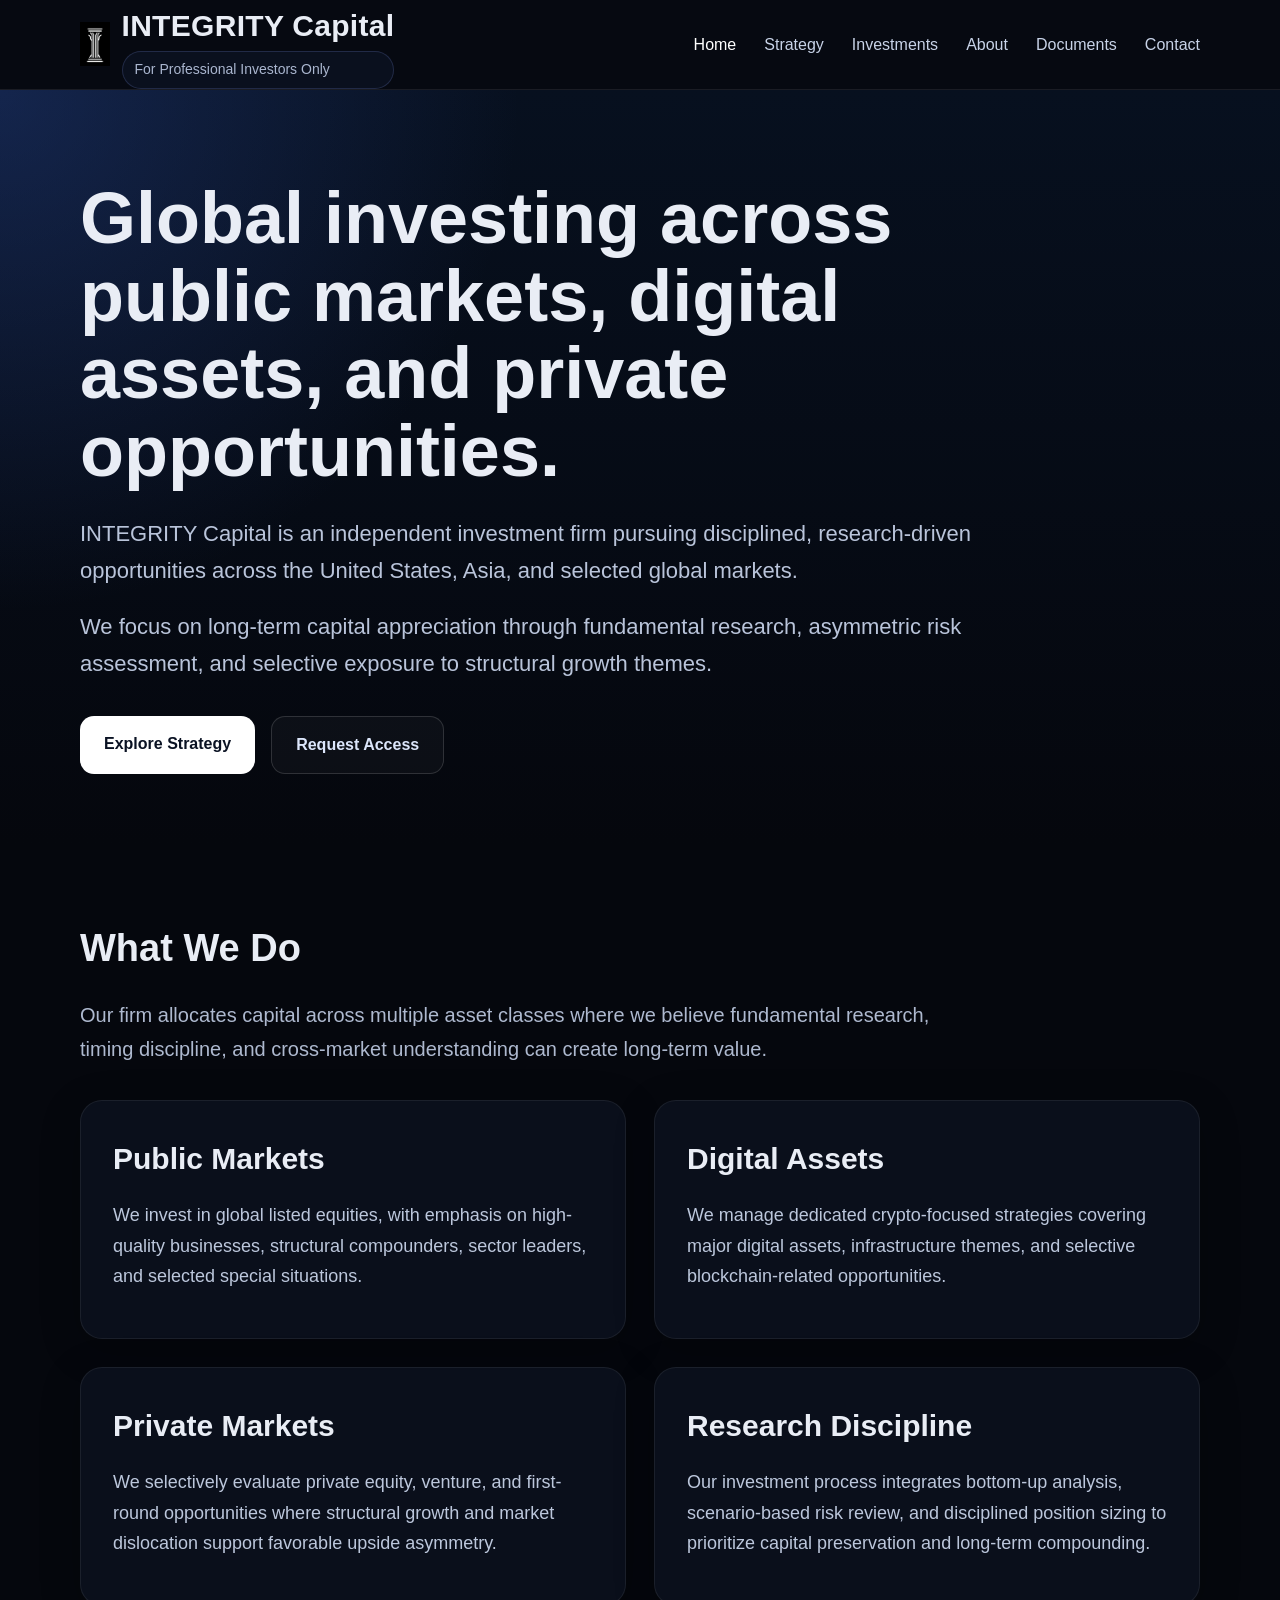
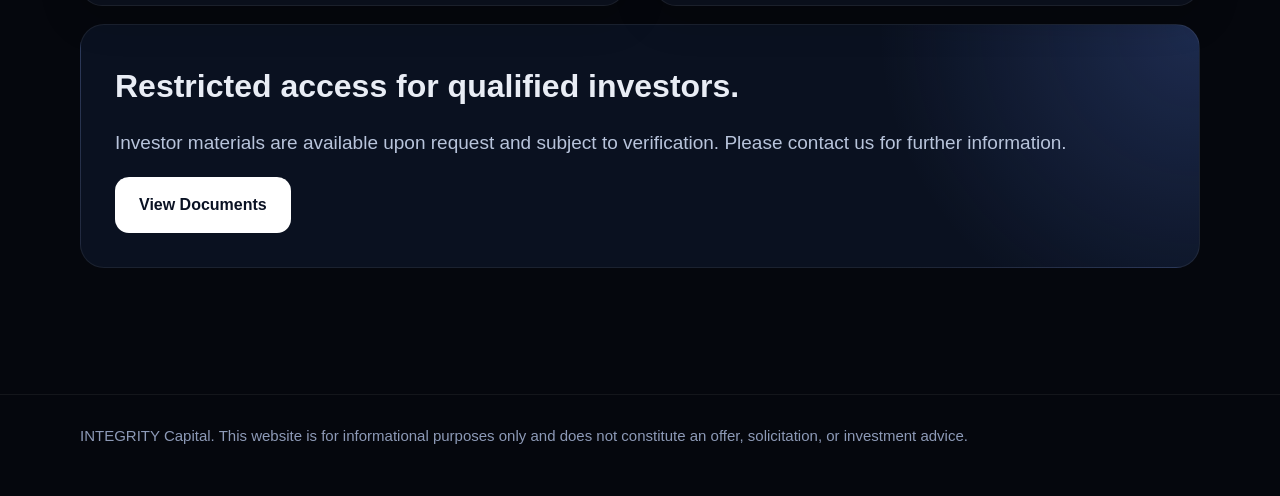
<file: index.html>
<!DOCTYPE html>
<html lang="en">
<head>
  <meta charset="UTF-8" />
  <meta name="viewport" content="width=device-width, initial-scale=1.0" />
  <title>INTEGRITY Capital | Official Website</title>
  <link rel="stylesheet" href="style.css" />
</head>
<body>
  <header class="site-header">
    <div class="container header-inner">
    <div class="brand">
      <img src="logo5.jpeg" alt="INTEGRITY Capital Logo" class="logo" />
      <div class="brand-text">
        <div class="brand-title">INTEGRITY Capital</div>
        <div class="brand-tag">For Professional Investors Only</div>
      </div>
    </div>
      <nav class="nav">
        <a href="index.html" class="active">Home</a>
        <a href="strategy.html">Strategy</a>
        <a href="investments.html">Investments</a>
        <a href="about.html">About</a>
        <a href="documents.html">Documents</a>
        <a href="contact.html">Contact</a>
      </nav>
    </div>
  </header>

  <main>
    <section class="hero">
      <div class="container">
        <h1>Global investing across public markets, digital assets, and private opportunities.</h1>
        <p>
          INTEGRITY Capital is an independent investment firm pursuing disciplined,
          research-driven opportunities across the United States, Asia, and selected global markets.
        </p>
        <p class="hero-sub">
          We focus on long-term capital appreciation through fundamental research,
          asymmetric risk assessment, and selective exposure to structural growth themes.
        </p>

        <div class="button-row">
          <a class="btn btn-primary" href="strategy.html">Explore Strategy</a>
          <a class="btn btn-secondary" href="contact.html">Request Access</a>
        </div>
      </div>
    </section>

    <section class="page-section">
      <div class="container">
        <h2 class="section-title">What We Do</h2>
        <p class="section-intro">
          Our firm allocates capital across multiple asset classes where we believe
          fundamental research, timing discipline, and cross-market understanding can create long-term value.
        </p>

        <div class="content-grid">
          <div class="card">
            <h3>Public Markets</h3>
            <p>
              We invest in global listed equities, with emphasis on high-quality businesses,
              structural compounders, sector leaders, and selected special situations.
            </p>
          </div>

          <div class="card">
            <h3>Digital Assets</h3>
            <p>
              We manage dedicated crypto-focused strategies covering major digital assets,
              infrastructure themes, and selective blockchain-related opportunities.
            </p>
          </div>

          <div class="card">
            <h3>Private Markets</h3>
            <p>
              We selectively evaluate private equity, venture, and first-round opportunities
              where structural growth and market dislocation support favorable upside asymmetry.
            </p>
          </div>

          <div class="card">
            <h3>Research Discipline</h3>
            <p>
              Our investment process integrates bottom-up analysis, scenario-based risk review,
              and disciplined position sizing to prioritize capital preservation and long-term compounding.
            </p>
          </div>
        </div>

        <div class="cta-banner">
          <h2>Restricted access for qualified investors.</h2>
          <p>
            Investor materials are available upon request and subject to verification.
            Please contact us for further information.
          </p>
          <a class="btn btn-primary" href="documents.html">View Documents</a>
        </div>
      </div>
    </section>
  </main>

  <footer class="site-footer">
    <div class="container">
      INTEGRITY Capital. This website is for informational purposes only and does not constitute an offer,
      solicitation, or investment advice.
    </div>
  </footer>
</body>
</html>
</file>
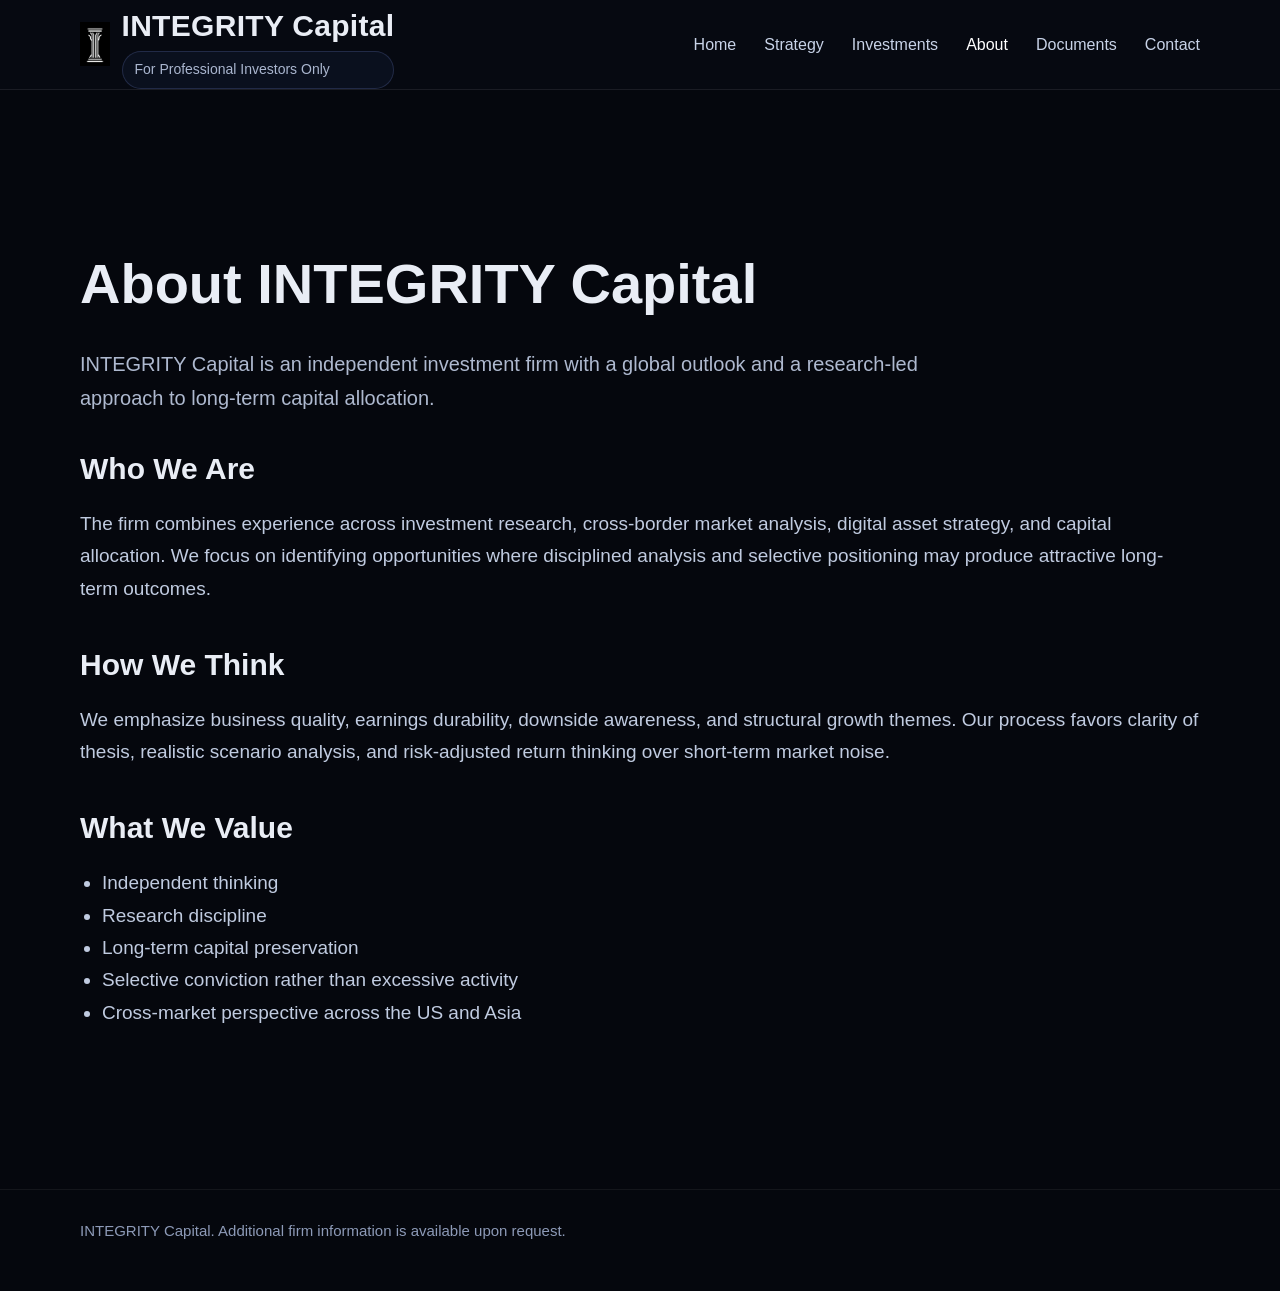
<file: about.html>
<!DOCTYPE html>
<html lang="en">
<head>
  <meta charset="UTF-8" />
  <meta name="viewport" content="width=device-width, initial-scale=1.0" />
  <title>About | INTEGRITY Capital</title>
  <link rel="stylesheet" href="style.css" />
</head>
<body>
  <header class="site-header">
    <div class="container header-inner">
      <div class="brand">
      <img src="logo5.jpeg" alt="INTEGRITY Capital Logo" class="logo" />
        <div class="brand-text">
        <div class="brand-title">INTEGRITY Capital</div>
      <div class="brand-tag">For Professional Investors Only</div>
    </div>
  </div>
      <nav class="nav">
        <a href="index.html">Home</a>
        <a href="strategy.html">Strategy</a>
        <a href="investments.html">Investments</a>
        <a href="about.html" class="active">About</a>
        <a href="documents.html">Documents</a>
        <a href="contact.html">Contact</a>
      </nav>
    </div>
  </header>

  <main class="page-section">
    <div class="container">
      <div class="page-head">
        <h1>About INTEGRITY Capital</h1>
        <p>
          INTEGRITY Capital is an independent investment firm with a global outlook
          and a research-led approach to long-term capital allocation.
        </p>
      </div>

      <div class="simple-block">
        <h2>Who We Are</h2>
        <p>
          The firm combines experience across investment research, cross-border market analysis,
          digital asset strategy, and capital allocation. We focus on identifying opportunities
          where disciplined analysis and selective positioning may produce attractive long-term outcomes.
        </p>
      </div>

      <div class="simple-block">
        <h2>How We Think</h2>
        <p>
          We emphasize business quality, earnings durability, downside awareness, and structural growth themes.
          Our process favors clarity of thesis, realistic scenario analysis, and risk-adjusted return thinking
          over short-term market noise.
        </p>
      </div>

      <div class="simple-block">
        <h2>What We Value</h2>
        <ul>
          <li>Independent thinking</li>
          <li>Research discipline</li>
          <li>Long-term capital preservation</li>
          <li>Selective conviction rather than excessive activity</li>
          <li>Cross-market perspective across the US and Asia</li>
        </ul>
      </div>
    </div>
  </main>

  <footer class="site-footer">
    <div class="container">
      INTEGRITY Capital. Additional firm information is available upon request.
    </div>
  </footer>
</body>
</html>
</file>
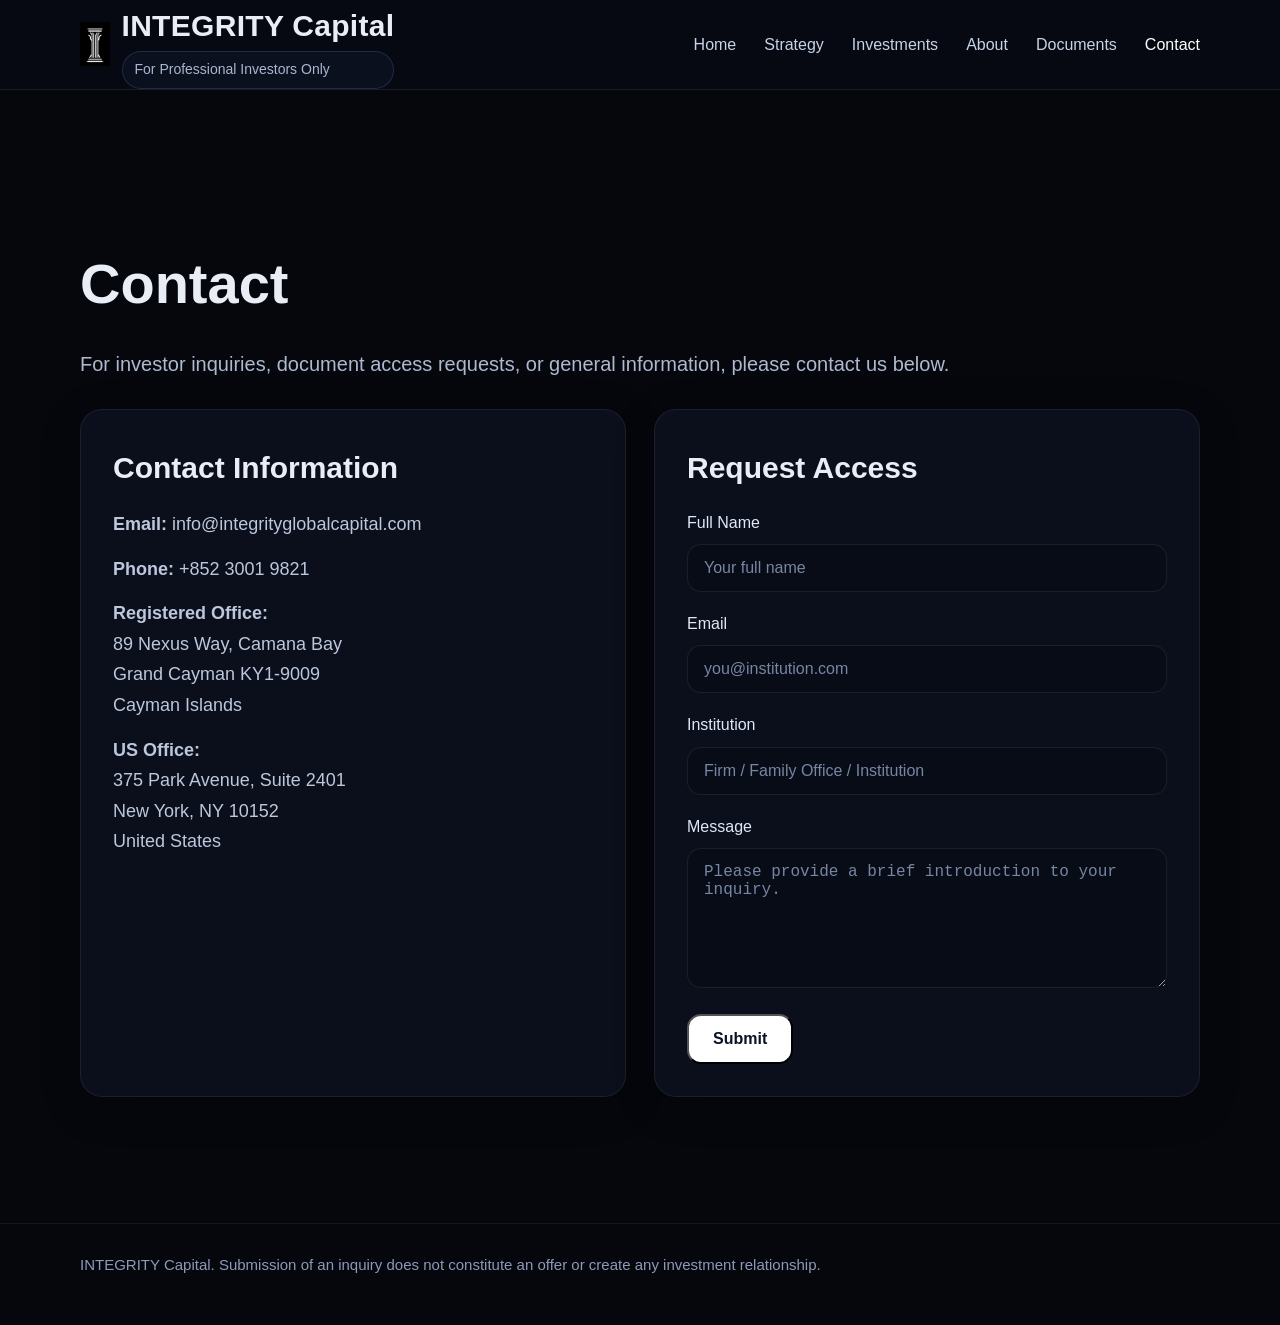
<file: contact.html>
<!DOCTYPE html>
<html lang="en">
<head>
  <meta charset="UTF-8" />
  <meta name="viewport" content="width=device-width, initial-scale=1.0" />
  <title>Contact | INTEGRITY Capital</title>
  <link rel="stylesheet" href="style.css" />
</head>
<body>
  <header class="site-header">
    <div class="container header-inner">
    <div class="brand">
      <img src="logo5.jpeg" alt="INTEGRITY Capital Logo" class="logo" />
      <div class="brand-text">
        <div class="brand-title">INTEGRITY Capital</div>
        <div class="brand-tag">For Professional Investors Only</div>
      </div>
    </div>
      <nav class="nav">
        <a href="index.html">Home</a>
        <a href="strategy.html">Strategy</a>
        <a href="investments.html">Investments</a>
        <a href="about.html">About</a>
        <a href="documents.html">Documents</a>
        <a href="contact.html" class="active">Contact</a>
      </nav>
    </div>
  </header>

  <main class="page-section">
    <div class="container">
      <div class="page-head">
        <h1>Contact</h1>
        <p>
          For investor inquiries, document access requests, or general information, please contact us below.
        </p>
      </div>

      <div class="content-grid">
        <div class="card">
          <h3>Contact Information</h3>

          <p><strong>Email:</strong> info@integrityglobalcapital.com</p>
          <p><strong>Phone:</strong> +852 3001 9821</p>

          <p><strong>Registered Office:</strong><br>
            89 Nexus Way, Camana Bay<br>
            Grand Cayman KY1-9009<br>
            Cayman Islands
          </p>

          <p><strong>US Office:</strong><br>
            375 Park Avenue, Suite 2401<br>
            New York, NY 10152<br>
            United States
          </p>

        </div>

        <div class="card form-box">
          <h3>Request Access</h3>
          <form>
            <div class="form-group">
              <label for="name">Full Name</label>
              <input id="name" type="text" placeholder="Your full name" />
            </div>

            <div class="form-group">
              <label for="email">Email</label>
              <input id="email" type="email" placeholder="you@institution.com" />
            </div>

            <div class="form-group">
              <label for="institution">Institution</label>
              <input id="institution" type="text" placeholder="Firm / Family Office / Institution" />
            </div>

            <div class="form-group">
              <label for="message">Message</label>
              <textarea id="message" placeholder="Please provide a brief introduction to your inquiry."></textarea>
            </div>

            <button type="submit" class="btn btn-primary">Submit</button>
          </form>
        </div>
      </div>
    </div>
  </main>

  <footer class="site-footer">
    <div class="container">
      INTEGRITY Capital. Submission of an inquiry does not constitute an offer or create any investment relationship.
    </div>
  </footer>
</body>
</html>
</file>
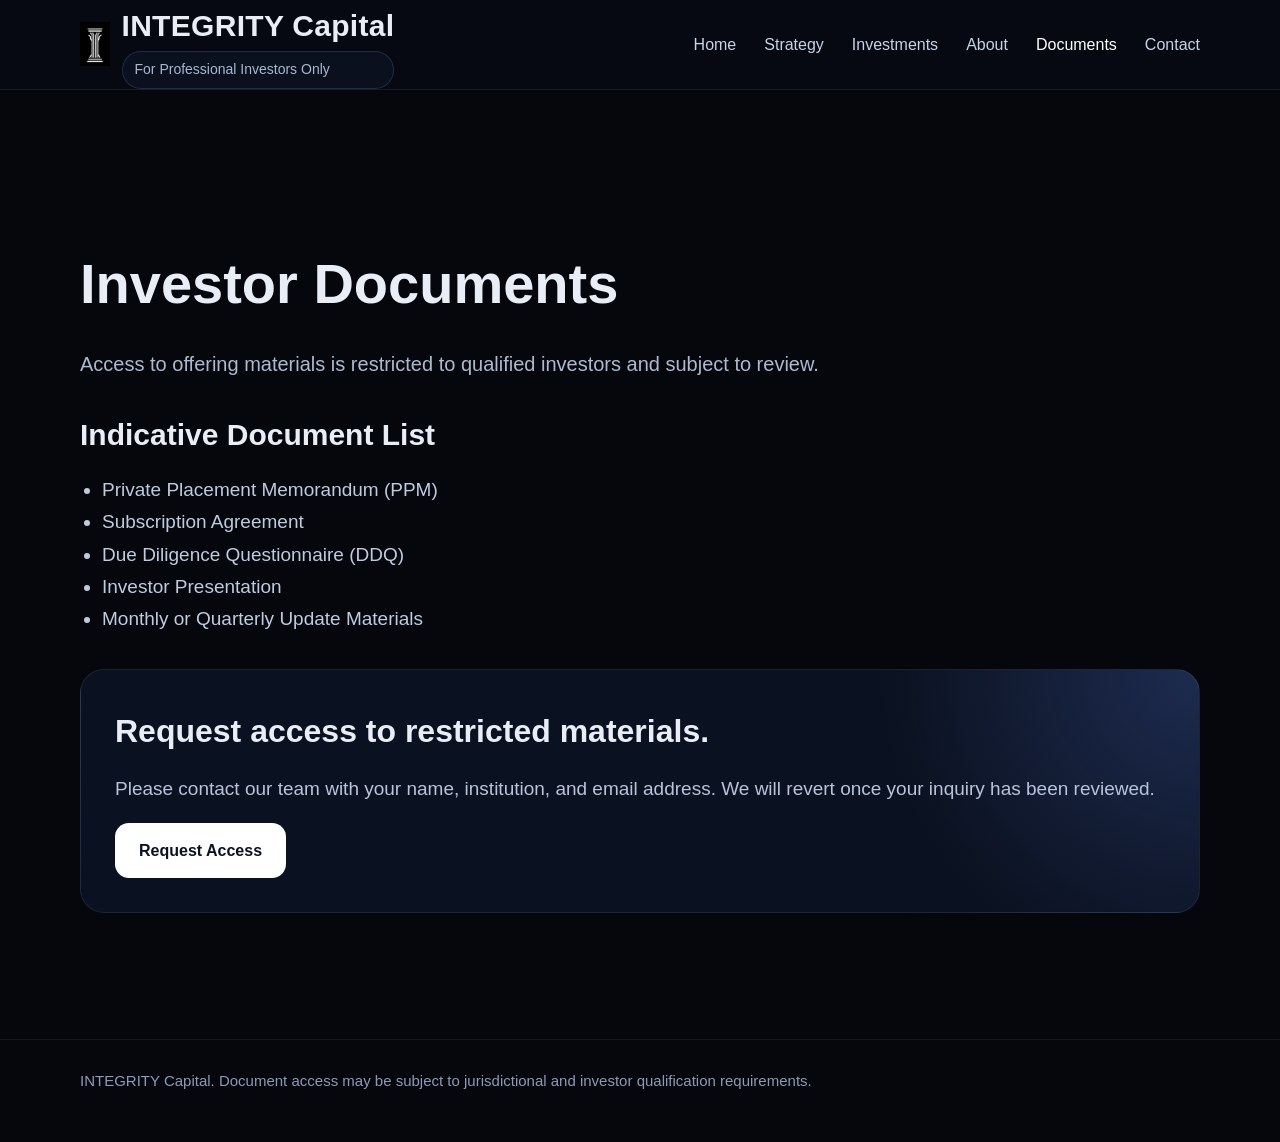
<file: documents.html>
<!DOCTYPE html>
<html lang="en">
<head>
  <meta charset="UTF-8" />
  <meta name="viewport" content="width=device-width, initial-scale=1.0" />
  <title>Documents | INTEGRITY Capital</title>
  <link rel="stylesheet" href="style.css" />
</head>
<body>
  <header class="site-header">
    <div class="container header-inner">
    <div class="brand">
      <img src="logo5.jpeg" alt="INTEGRITY Capital Logo" class="logo" />
      <div class="brand-text">
        <div class="brand-title">INTEGRITY Capital</div>
        <div class="brand-tag">For Professional Investors Only</div>
      </div>
    </div>
      <nav class="nav">
        <a href="index.html">Home</a>
        <a href="strategy.html">Strategy</a>
        <a href="investments.html">Investments</a>
        <a href="about.html">About</a>
        <a href="documents.html" class="active">Documents</a>
        <a href="contact.html">Contact</a>
      </nav>
    </div>
  </header>

  <main class="page-section">
    <div class="container">
      <div class="page-head">
        <h1>Investor Documents</h1>
        <p>
          Access to offering materials is restricted to qualified investors and subject to review.
        </p>
      </div>

      <div class="simple-block">
        <h2>Indicative Document List</h2>
        <ul>
          <li>Private Placement Memorandum (PPM)</li>
          <li>Subscription Agreement</li>
          <li>Due Diligence Questionnaire (DDQ)</li>
          <li>Investor Presentation</li>
          <li>Monthly or Quarterly Update Materials</li>
        </ul>
      </div>

      <div class="cta-banner">
        <h2>Request access to restricted materials.</h2>
        <p>
          Please contact our team with your name, institution, and email address.
          We will revert once your inquiry has been reviewed.
        </p>
        <a class="btn btn-primary" href="contact.html">Request Access</a>
      </div>
    </div>
  </main>

  <footer class="site-footer">
    <div class="container">
      INTEGRITY Capital. Document access may be subject to jurisdictional and investor qualification requirements.
    </div>
  </footer>
</body>
</html>
</file>
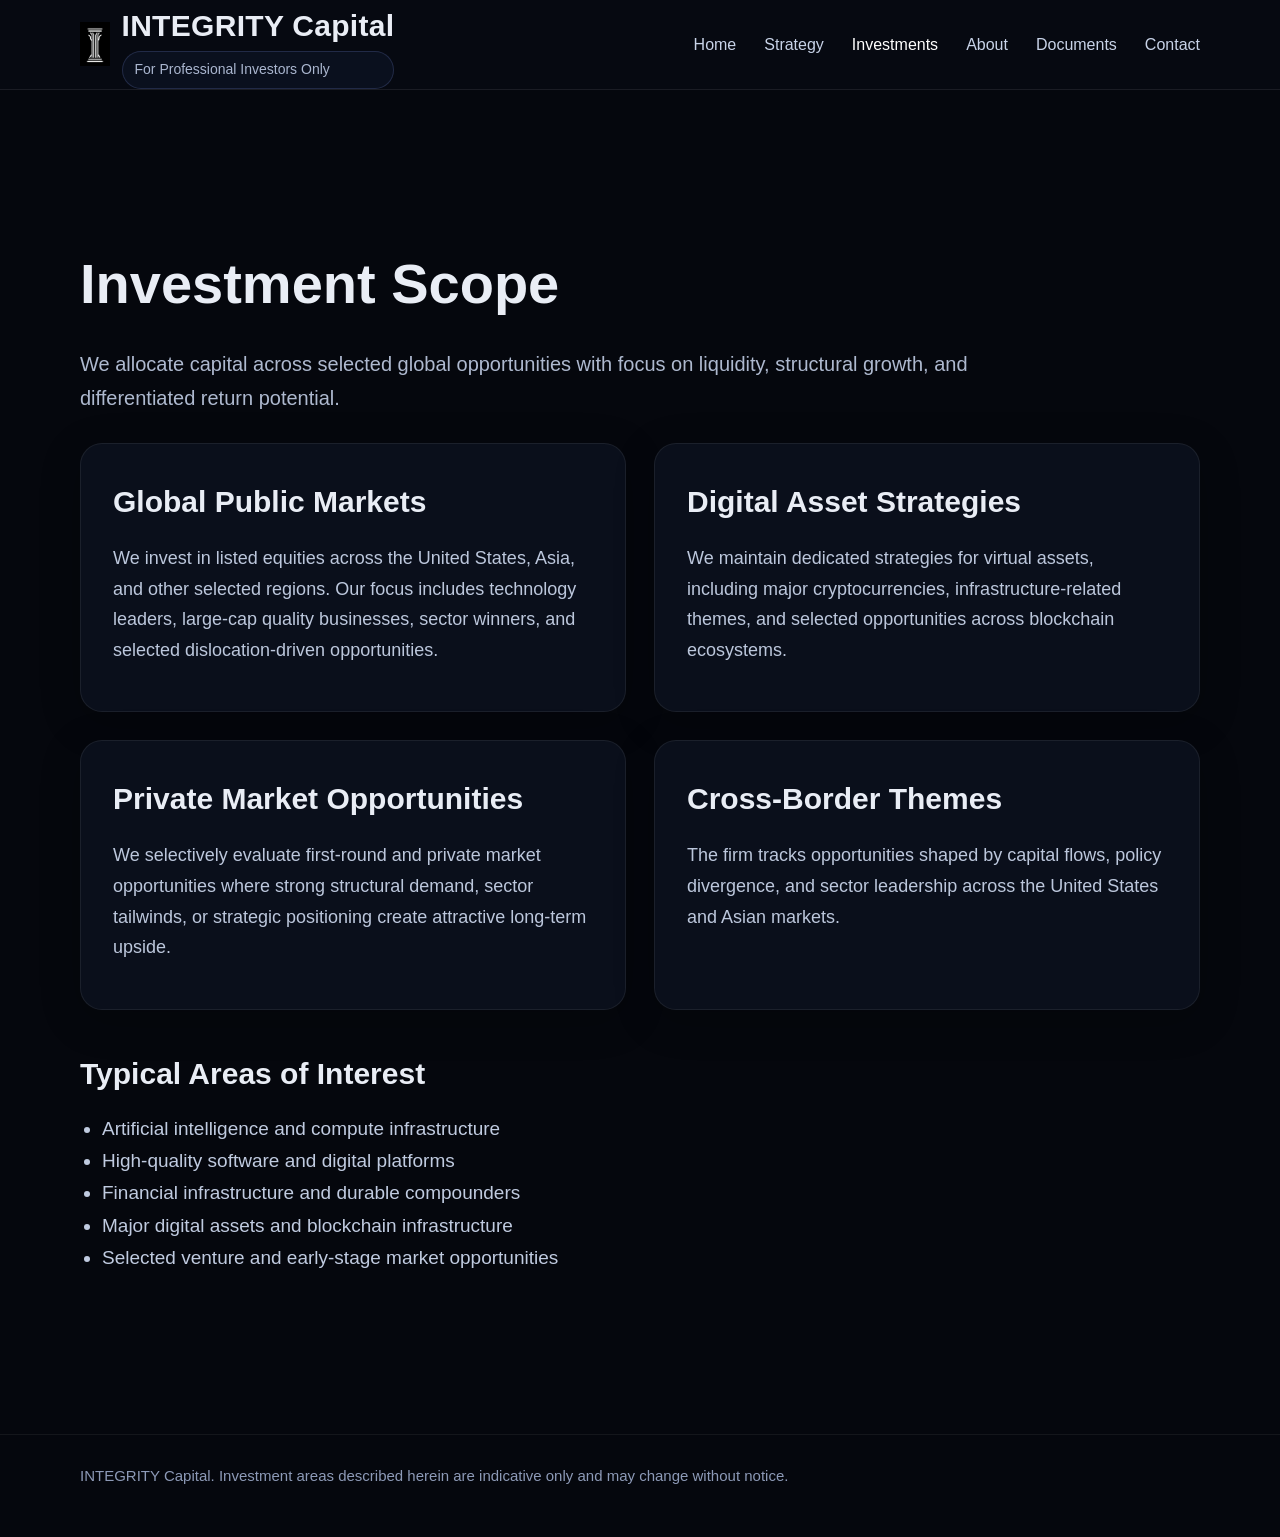
<file: investments.html>
<!DOCTYPE html>
<html lang="en">
<head>
  <meta charset="UTF-8" />
  <meta name="viewport" content="width=device-width, initial-scale=1.0" />
  <title>Investments | INTEGRITY Capital</title>
  <link rel="stylesheet" href="style.css" />
</head>
<body>
  <header class="site-header">
    <div class="container header-inner">
    <div class="brand">
      <img src="logo5.jpeg" alt="INTEGRITY Capital Logo" class="logo" />
      <div class="brand-text">
         <div class="brand-title">INTEGRITY Capital</div>
         <div class="brand-tag">For Professional Investors Only</div>
      </div>
    </div>
      <nav class="nav">
        <a href="index.html">Home</a>
        <a href="strategy.html">Strategy</a>
        <a href="investments.html" class="active">Investments</a>
        <a href="about.html">About</a>
        <a href="documents.html">Documents</a>
        <a href="contact.html">Contact</a>
      </nav>
    </div>
  </header>

  <main class="page-section">
    <div class="container">
      <div class="page-head">
        <h1>Investment Scope</h1>
        <p>
          We allocate capital across selected global opportunities with focus on liquidity,
          structural growth, and differentiated return potential.
        </p>
      </div>

      <div class="content-grid">
        <div class="card">
          <h3>Global Public Markets</h3>
          <p>
            We invest in listed equities across the United States, Asia, and other selected regions.
            Our focus includes technology leaders, large-cap quality businesses, sector winners,
            and selected dislocation-driven opportunities.
          </p>
        </div>

        <div class="card">
          <h3>Digital Asset Strategies</h3>
          <p>
            We maintain dedicated strategies for virtual assets, including major cryptocurrencies,
            infrastructure-related themes, and selected opportunities across blockchain ecosystems.
          </p>
        </div>

        <div class="card">
          <h3>Private Market Opportunities</h3>
          <p>
            We selectively evaluate first-round and private market opportunities where strong structural demand,
            sector tailwinds, or strategic positioning create attractive long-term upside.
          </p>
        </div>

        <div class="card">
          <h3>Cross-Border Themes</h3>
          <p>
            The firm tracks opportunities shaped by capital flows, policy divergence,
            and sector leadership across the United States and Asian markets.
          </p>
        </div>
      </div>

      <div class="simple-block" style="margin-top: 38px;">
        <h2>Typical Areas of Interest</h2>
        <ul>
          <li>Artificial intelligence and compute infrastructure</li>
          <li>High-quality software and digital platforms</li>
          <li>Financial infrastructure and durable compounders</li>
          <li>Major digital assets and blockchain infrastructure</li>
          <li>Selected venture and early-stage market opportunities</li>
        </ul>
      </div>
    </div>
  </main>

  <footer class="site-footer">
    <div class="container">
      INTEGRITY Capital. Investment areas described herein are indicative only and may change without notice.
    </div>
  </footer>
</body>
</html>
</file>
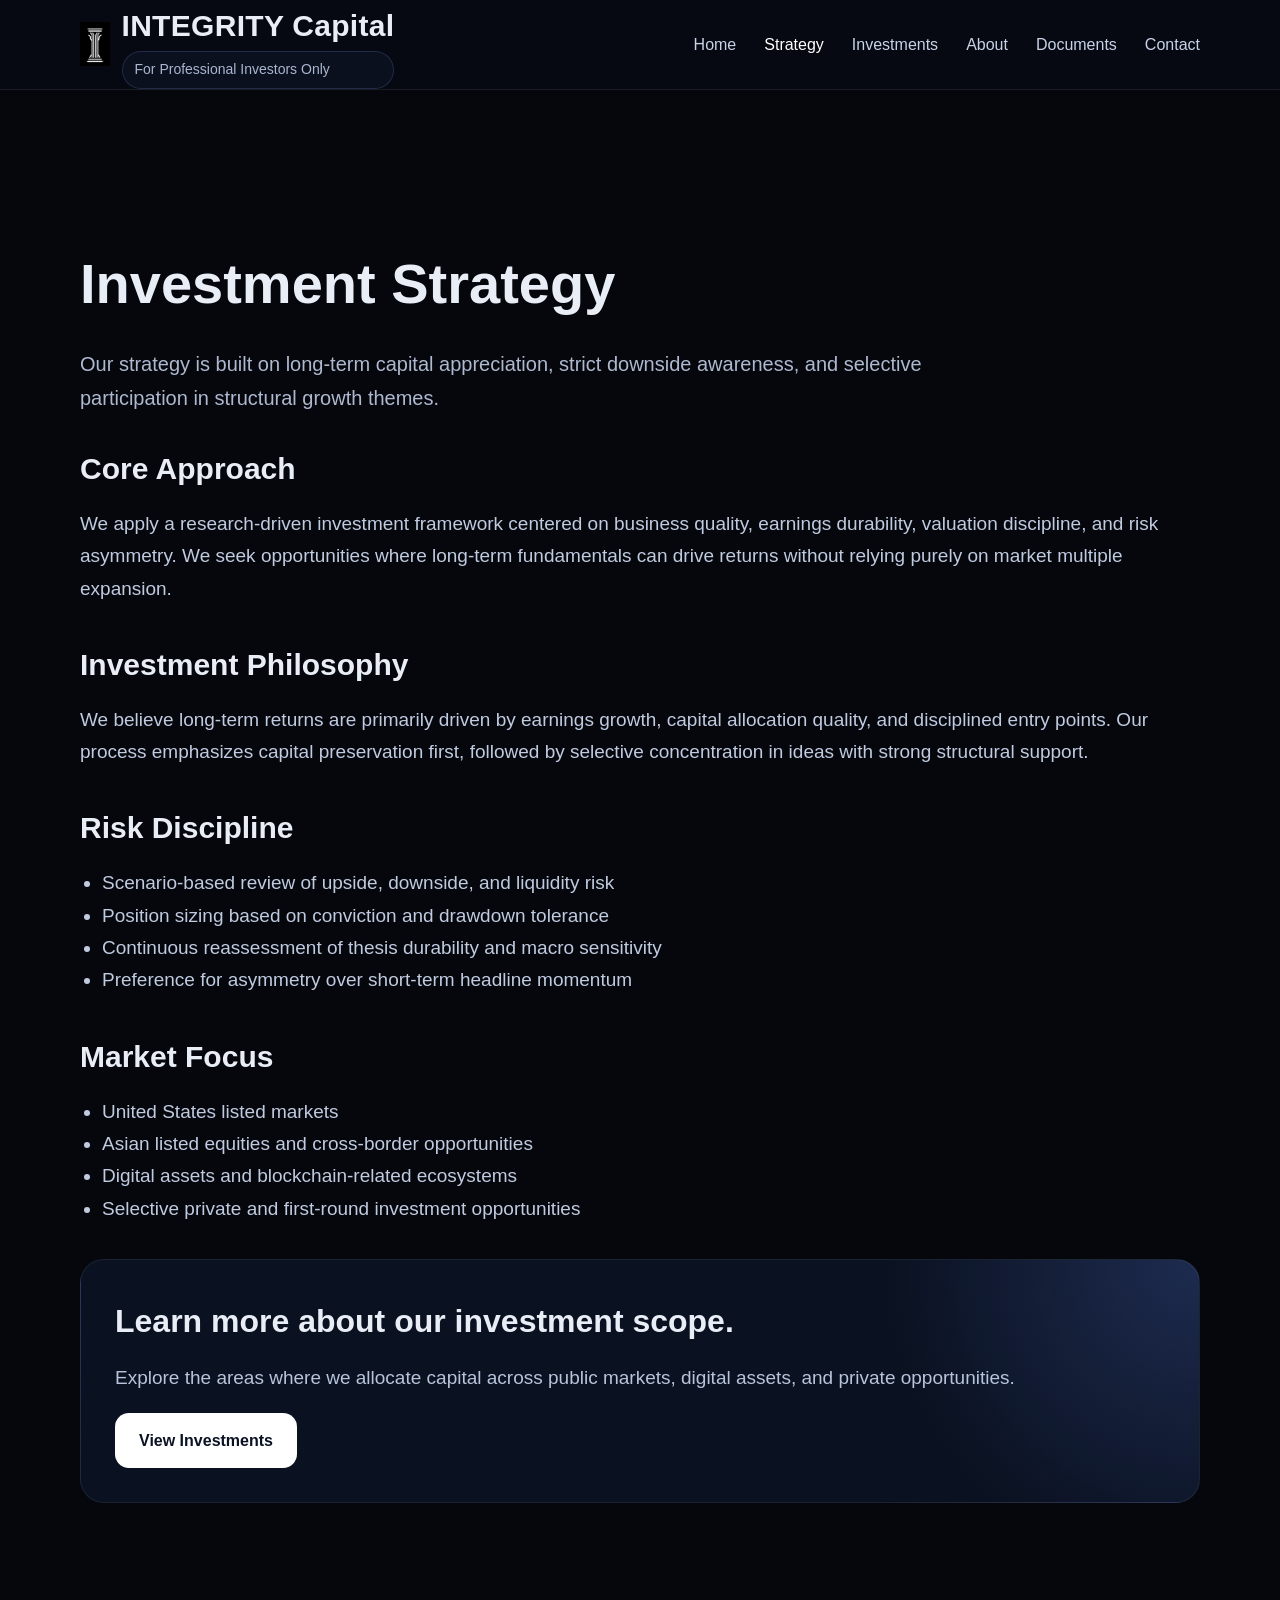
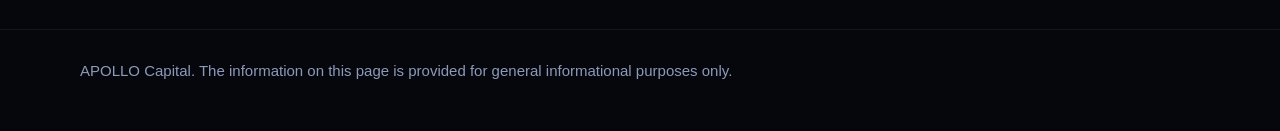
<file: strategy.html>
<!DOCTYPE html>
<html lang="en">
<head>
  <meta charset="UTF-8" />
  <meta name="viewport" content="width=device-width, initial-scale=1.0" />
  <title>Strategy | INTEGRITY Capital</title>
  <link rel="stylesheet" href="style.css" />
</head>
<body>
  <header class="site-header">
    <div class="container header-inner">
    <div class="brand">
      <img src="logo5.jpeg" alt="INTEGRITY Capital Logo" class="logo" />
      <div class="brand-text">
        <div class="brand-title">INTEGRITY Capital</div>
        <div class="brand-tag">For Professional Investors Only</div>
      </div>
    </div>
      <nav class="nav">
        <a href="index.html">Home</a>
        <a href="strategy.html" class="active">Strategy</a>
        <a href="investments.html">Investments</a>
        <a href="about.html">About</a>
        <a href="documents.html">Documents</a>
        <a href="contact.html">Contact</a>
      </nav>
    </div>
  </header>

  <main class="page-section">
    <div class="container">
      <div class="page-head">
        <h1>Investment Strategy</h1>
        <p>
          Our strategy is built on long-term capital appreciation, strict downside awareness,
          and selective participation in structural growth themes.
        </p>
      </div>

      <div class="simple-block">
        <h2>Core Approach</h2>
        <p>
          We apply a research-driven investment framework centered on business quality,
          earnings durability, valuation discipline, and risk asymmetry. We seek opportunities
          where long-term fundamentals can drive returns without relying purely on market multiple expansion.
        </p>
      </div>

      <div class="simple-block">
        <h2>Investment Philosophy</h2>
        <p>
          We believe long-term returns are primarily driven by earnings growth, capital allocation quality,
          and disciplined entry points. Our process emphasizes capital preservation first,
          followed by selective concentration in ideas with strong structural support.
        </p>
      </div>

      <div class="simple-block">
        <h2>Risk Discipline</h2>
        <ul>
          <li>Scenario-based review of upside, downside, and liquidity risk</li>
          <li>Position sizing based on conviction and drawdown tolerance</li>
          <li>Continuous reassessment of thesis durability and macro sensitivity</li>
          <li>Preference for asymmetry over short-term headline momentum</li>
        </ul>
      </div>

      <div class="simple-block">
        <h2>Market Focus</h2>
        <ul>
          <li>United States listed markets</li>
          <li>Asian listed equities and cross-border opportunities</li>
          <li>Digital assets and blockchain-related ecosystems</li>
          <li>Selective private and first-round investment opportunities</li>
        </ul>
      </div>

      <div class="cta-banner">
        <h2>Learn more about our investment scope.</h2>
        <p>
          Explore the areas where we allocate capital across public markets, digital assets, and private opportunities.
        </p>
        <a class="btn btn-primary" href="investments.html">View Investments</a>
      </div>
    </div>
  </main>

  <footer class="site-footer">
    <div class="container">
      APOLLO Capital. The information on this page is provided for general informational purposes only.
    </div>
  </footer>
</body>
</html>
</file>
<file: style.css>
* {
  margin: 0;
  padding: 0;
  box-sizing: border-box;
}

html {
  scroll-behavior: smooth;
}

body {
  font-family: "Segoe UI", Arial, sans-serif;
  background: #05070d;
  color: #e9edf5;
  line-height: 1.7;
}

a {
  color: inherit;
  text-decoration: none;
}

.container {
  width: min(1120px, 92%);
  margin: 0 auto;
}

.site-header {
  position: sticky;
  top: 0;
  z-index: 1000;
  background: rgba(7, 10, 18, 0.95);
  border-bottom: 1px solid rgba(255, 255, 255, 0.08);
  backdrop-filter: blur(12px);
}

.header-inner {
  min-height: 82px;
  display: flex;
  align-items: center;
  justify-content: space-between;
  gap: 24px;
}

.brand {
  display: flex;
  align-items: center;
  gap: 12px;
  flex-wrap: nowrap;
}

.logo {
  height: 44px;
  width: auto;
  display: block;
  object-fit: contain;
}

.brand-text {
  display: flex;
  flex-direction: column;
  justify-content: center;
}

.brand-title {
  font-size: 30px;
  font-weight: 700;
  letter-spacing: 0.3px;
}

.brand-tag {
  font-size: 14px;
  color: #aab6cf;
  padding: 6px 12px;
  border: 1px solid rgba(140, 165, 255, 0.18);
  border-radius: 999px;
  background: rgba(30, 46, 88, 0.2);
}

.nav {
  display: flex;
  align-items: center;
  gap: 28px;
  flex-wrap: wrap;
}

.nav a {
  font-size: 16px;
  color: #c8d3e8;
  transition: color 0.2s ease;
}

.nav a:hover,
.nav a.active {
  color: #ffffff;
}

.hero {
  padding: 90px 0 70px;
  background:
    radial-gradient(circle at top left, rgba(36, 63, 133, 0.45), transparent 35%),
    linear-gradient(180deg, #07101f 0%, #05070d 100%);
}

.hero h1 {
  font-size: clamp(40px, 6vw, 72px);
  line-height: 1.08;
  margin-bottom: 24px;
  max-width: 900px;
}

.hero p {
  font-size: 22px;
  color: #b9c4da;
  max-width: 920px;
  margin-bottom: 18px;
}

.hero-sub {
  font-size: 18px;
  color: #97a5c3;
  max-width: 900px;
}

.button-row {
  display: flex;
  flex-wrap: wrap;
  gap: 16px;
  margin-top: 34px;
}

.btn {
  display: inline-block;
  padding: 14px 24px;
  border-radius: 14px;
  font-weight: 600;
  font-size: 16px;
  transition: all 0.2s ease;
}

.btn-primary {
  background: #ffffff;
  color: #0a1223;
}

.btn-primary:hover {
  transform: translateY(-1px);
  background: #eef3ff;
}

.btn-secondary {
  border: 1px solid rgba(255, 255, 255, 0.14);
  color: #dce6fb;
  background: rgba(255, 255, 255, 0.03);
}

.btn-secondary:hover {
  transform: translateY(-1px);
  background: rgba(255, 255, 255, 0.07);
}

.page-section {
  padding: 72px 0;
}

.page-head {
  padding: 74px 0 28px;
}

.page-head h1 {
  font-size: clamp(34px, 5vw, 56px);
  margin-bottom: 16px;
}

.page-head p {
  font-size: 20px;
  color: #aeb9cf;
  max-width: 900px;
}

.content-grid {
  display: grid;
  grid-template-columns: 1fr 1fr;
  gap: 28px;
}

.card {
  background: #0a0f1b;
  border: 1px solid rgba(255, 255, 255, 0.07);
  border-radius: 22px;
  padding: 32px;
  box-shadow: 0 10px 40px rgba(0, 0, 0, 0.22);
}

.card h2,
.card h3 {
  margin-bottom: 16px;
  font-size: 30px;
}

.card p {
  color: #bcc7dc;
  font-size: 18px;
  margin-bottom: 14px;
}

.card ul {
  padding-left: 22px;
  color: #dbe4f6;
}

.card li {
  margin-bottom: 10px;
  font-size: 18px;
  color: #dbe4f6;
}

.section-title {
  font-size: 38px;
  margin-bottom: 18px;
}

.section-intro {
  font-size: 20px;
  color: #aeb9cf;
  max-width: 850px;
  margin-bottom: 34px;
}

.simple-block {
  margin-bottom: 34px;
}

.simple-block h2 {
  font-size: 30px;
  margin-bottom: 14px;
}

.simple-block p,
.simple-block li {
  font-size: 19px;
  color: #c0cbe0;
}

.simple-block ul {
  padding-left: 22px;
}

.cta-banner {
  margin-top: 18px;
  padding: 34px;
  border-radius: 24px;
  background:
    radial-gradient(circle at top right, rgba(79, 111, 201, 0.28), transparent 28%),
    #0a1120;
  border: 1px solid rgba(255, 255, 255, 0.07);
}

.cta-banner h2 {
  font-size: 32px;
  margin-bottom: 14px;
}

.cta-banner p {
  font-size: 19px;
  color: #b8c4db;
  margin-bottom: 18px;
}

.form-box {
  max-width: 680px;
}

.form-group {
  margin-bottom: 18px;
}

label {
  display: block;
  margin-bottom: 8px;
  font-size: 16px;
  color: #dfe7f8;
}

input,
textarea {
  width: 100%;
  padding: 14px 16px;
  border-radius: 14px;
  border: 1px solid rgba(255, 255, 255, 0.08);
  background: #070c16;
  color: #edf3ff;
  font-size: 16px;
}

textarea {
  min-height: 140px;
  resize: vertical;
}

input::placeholder,
textarea::placeholder {
  color: #7886a4;
}

.site-footer {
  padding: 28px 0 48px;
  color: #8d9ab7;
  font-size: 15px;
  border-top: 1px solid rgba(255, 255, 255, 0.06);
  margin-top: 54px;
}

.muted {
  color: #9aa7c4;
}

@media (max-width: 860px) {
  .header-inner {
    flex-direction: column;
    align-items: flex-start;
    padding: 18px 0;
  }

  .nav {
    gap: 18px;
  }

  .content-grid {
    grid-template-columns: 1fr;
  }

  .hero p,
  .page-head p,
  .section-intro,
  .card p,
  .simple-block p,
  .simple-block li {
    font-size: 17px;
  }

  .card {
    padding: 24px;
  }
}
</file>
